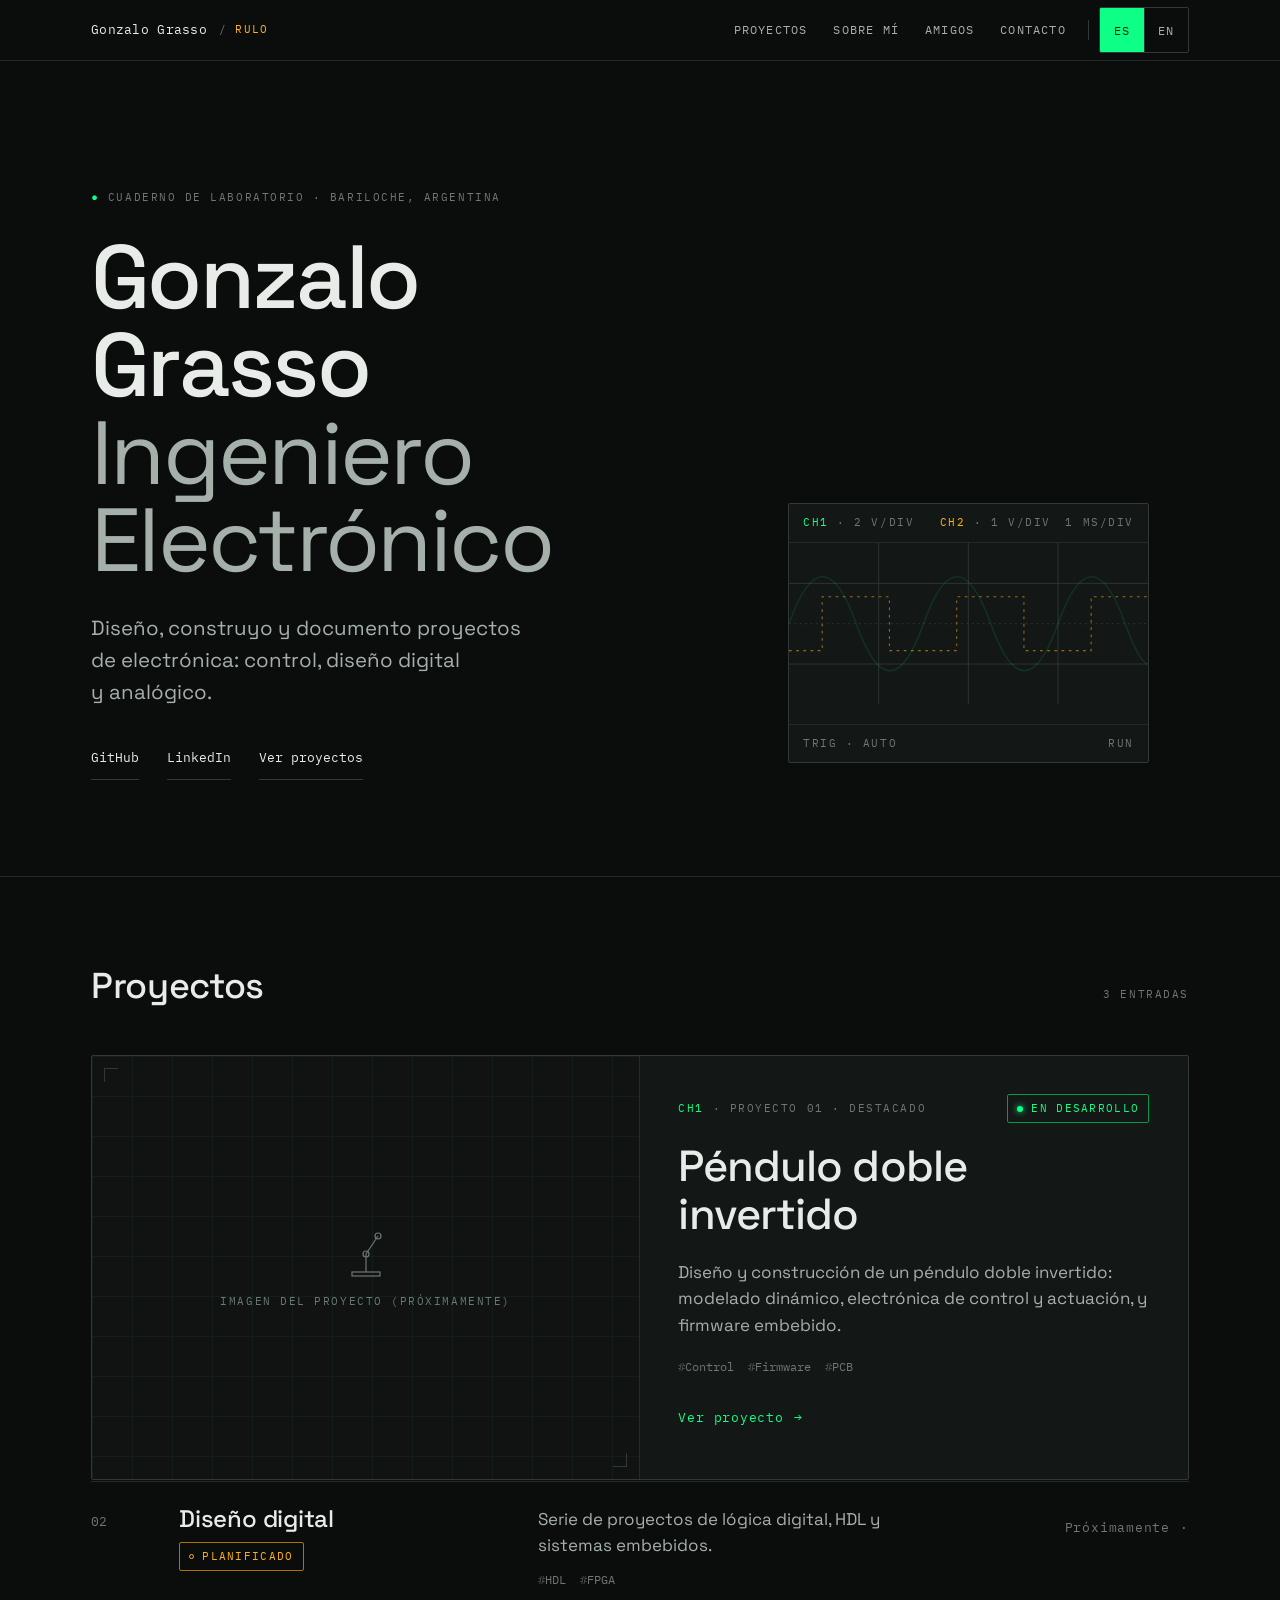
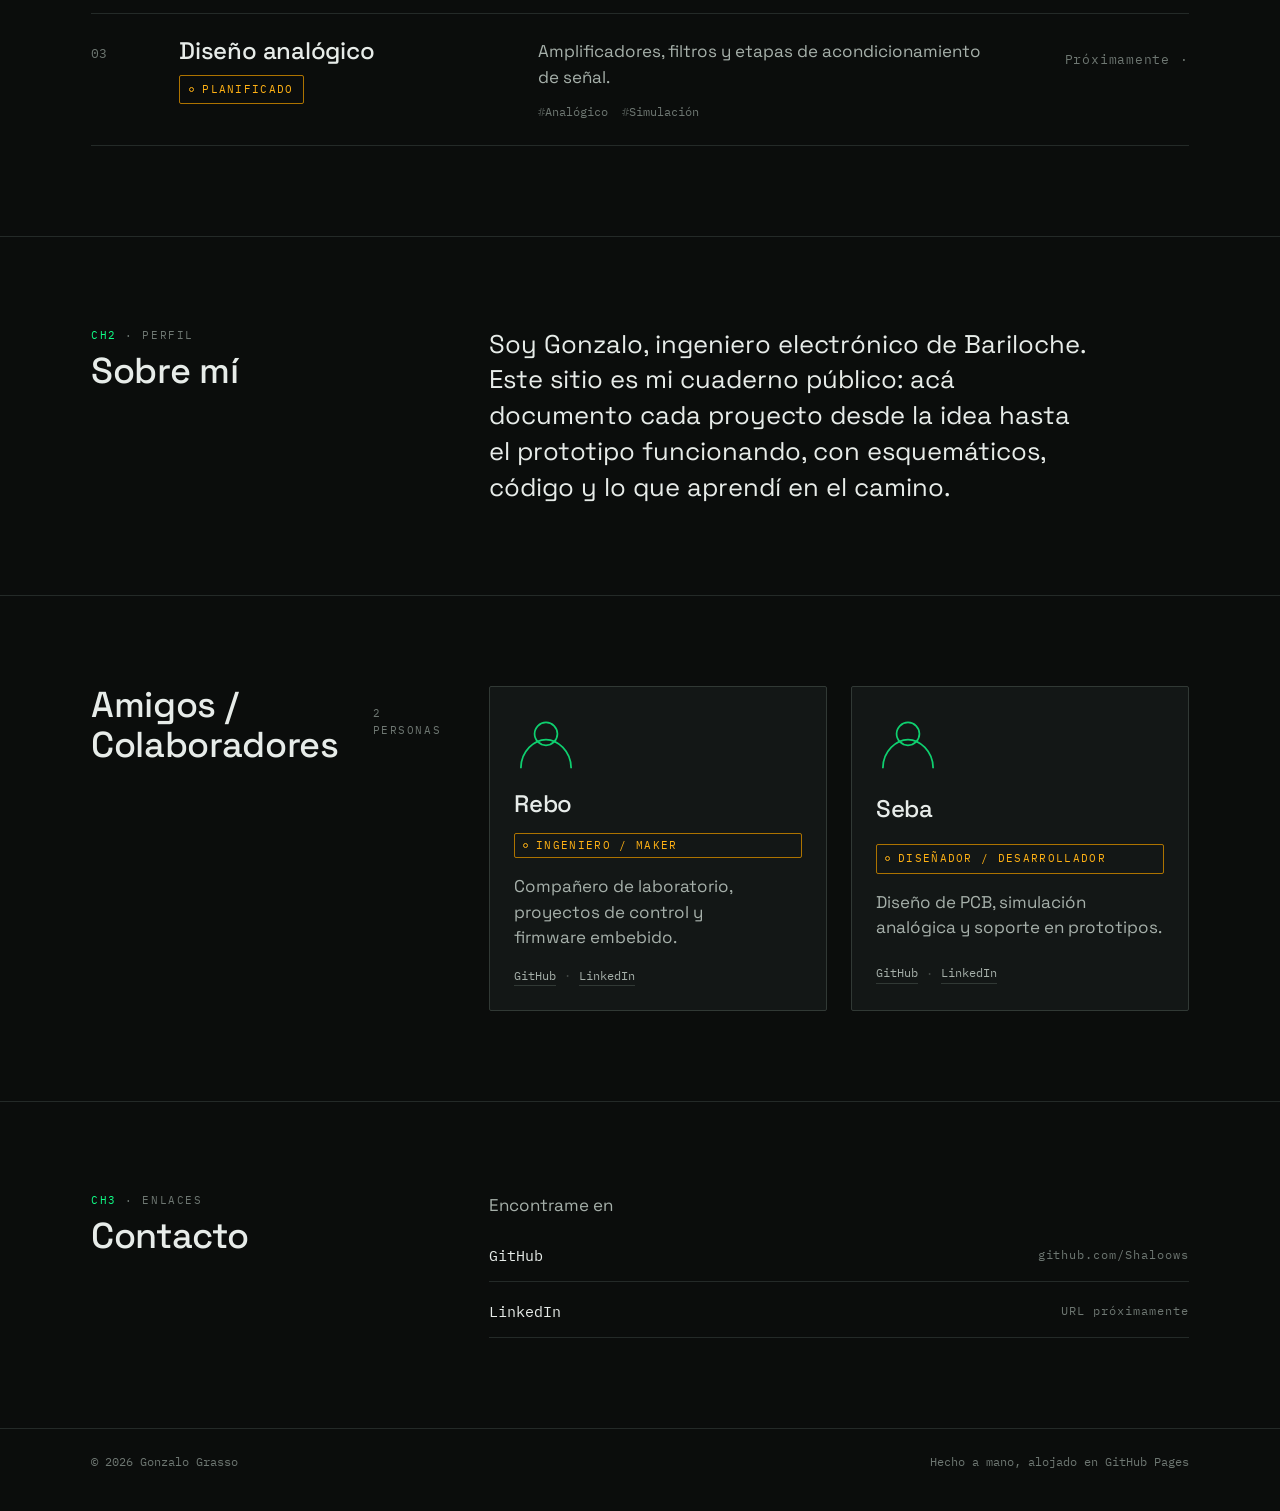
<file: index.html>
<!DOCTYPE html>
<html lang="es">
<head>
<meta charset="utf-8">
<meta name="viewport" content="width=device-width, initial-scale=1">
<title data-i18n="meta.title">Gonzalo Grasso — Ingeniero Electrónico</title>
<meta name="description" data-i18n-content="meta.desc" content="Portfolio de Gonzalo Grasso, ingeniero electrónico de Bariloche, Argentina.">
<link rel="preconnect" href="https://fonts.googleapis.com">
<link rel="preconnect" href="https://fonts.gstatic.com" crossorigin>
<link href="https://fonts.googleapis.com/css2?family=IBM+Plex+Mono:wght@400;500&family=Space+Grotesk:wght@400;500;700&display=swap" rel="stylesheet">
<link rel="stylesheet" href="assets/css/site.css">
</head>
<body>
<a class="skip" href="#main" data-i18n="skip">Saltar al contenido</a>

<header class="site-header">
  <div class="wrap">
    <a class="brand" href="#top" aria-label="Gonzalo Grasso">
      <span class="name">Gonzalo Grasso</span>
      <span class="nick">Rulo</span>
    </a>
    <nav aria-label="Principal" data-i18n-aria="nav.label">
      <ul>
        <li><a href="#proyectos" data-i18n="nav.projects">Proyectos</a></li>
        <li><a href="#sobre-mi" data-i18n="nav.about">Sobre mí</a></li>
        <li><a href="#amigos" data-i18n="nav.friends">Amigos</a></li>
        <li><a href="#contacto" data-i18n="nav.contact">Contacto</a></li>
        <li class="sep" aria-hidden="true"></li>
        <li>
          <div class="lang" role="group" aria-label="Idioma" data-i18n-aria="lang.label">
            <button type="button" data-lang="es" aria-pressed="true" lang="es">ES</button>
            <button type="button" data-lang="en" aria-pressed="false" lang="en">EN</button>
          </div>
        </li>
      </ul>
    </nav>
  </div>
</header>

<main id="main">
  <section class="hero" id="top" aria-labelledby="hero-title">
    <div class="wrap">
      <div class="hero-copy">
        <p class="lbl"><span class="on">●</span> <span data-i18n="hero.label">Cuaderno de laboratorio</span> · Bariloche, Argentina</p>
        <h1 id="hero-title">Gonzalo Grasso<span class="role" data-i18n="hero.role">Ingeniero Electrónico</span></h1>
        <p class="lede" data-i18n="hero.lede">Diseño, construyo y documento proyectos de electrónica: control, diseño digital y analógico.</p>
        <p class="meta">
          <a href="https://github.com/Shaloows" rel="me noopener" target="_blank">GitHub</a>
          <a href="#" rel="me">LinkedIn</a>
          <a href="#proyectos" data-i18n="hero.cta">Ver proyectos</a>
        </p>
      </div>

      <figure class="scope" aria-hidden="true">
        <div class="scope-head">
          <span class="lbl"><span class="on">CH1</span> · 2 V/div &nbsp; <span class="warm">CH2</span> · 1 V/div</span>
          <span class="lbl">1 ms/div</span>
        </div>
        <svg viewBox="0 0 400 180" preserveAspectRatio="none">
          <g class="gline">
            <line x1="0" y1="45" x2="400" y2="45"/>
            <line x1="0" y1="135" x2="400" y2="135"/>
            <line x1="100" y1="0" x2="100" y2="180"/>
            <line x1="200" y1="0" x2="200" y2="180"/>
            <line x1="300" y1="0" x2="300" y2="180"/>
          </g>
          <line class="gline axis" x1="0" y1="90" x2="400" y2="90"/>
          <path class="trace-2" d="M0 120 L 37 120 L 37 60 L 112 60 L 112 120 L 187 120 L 187 60 L 262 60 L 262 120 L 337 120 L 337 60 L 400 60"/>
          <path class="trace-ghost" d="M0 90 C 25 20, 50 20, 75 90 S 125 160, 150 90 S 200 20, 225 90 S 275 160, 300 90 S 350 20, 375 90 S 410 140, 420 90"/>
          <path class="trace" d="M0 90 C 25 20, 50 20, 75 90 S 125 160, 150 90 S 200 20, 225 90 S 275 160, 300 90 S 350 20, 375 90 S 410 140, 420 90"/>
        </svg>
        <div class="scope-foot">
          <span class="lbl">Trig · Auto</span>
          <span class="lbl">Run</span>
        </div>
      </figure>
    </div>
  </section>

  <section class="section projects" id="proyectos" aria-labelledby="projects-title">
    <div class="wrap">
      <div class="section-head">
        <h2 id="projects-title" data-i18n="projects.title">Proyectos</h2>
        <span class="lbl" data-i18n="projects.count">3 entradas</span>
      </div>

      <article class="featured" aria-labelledby="p1-title">
        <div class="ph" role="img" aria-label="Imagen del proyecto (próximamente)" data-i18n-aria="ph">
          <div class="corner"></div>
          <div class="ph-txt">
            <svg viewBox="0 0 56 56" aria-hidden="true">
              <line x1="28" y1="48" x2="28" y2="30"/>
              <line x1="28" y1="30" x2="40" y2="12"/>
              <circle cx="28" cy="30" r="3"/>
              <circle cx="40" cy="12" r="3"/>
              <rect x="14" y="48" width="28" height="4"/>
            </svg>
            <span class="lbl" data-i18n="ph">Imagen del proyecto (próximamente)</span>
          </div>
        </div>
        <div class="featured-body">
          <div class="readout">
            <span class="lbl"><span class="on">CH1</span> · <span data-i18n="projects.ch">Proyecto</span> 01 · <span data-i18n="projects.featured">Destacado</span></span>
            <span class="status on" data-i18n="p1.status">En desarrollo</span>
          </div>
          <h3 id="p1-title" data-i18n="p1.name">Péndulo doble invertido</h3>
          <p class="desc" data-i18n="p1.desc">Diseño y construcción de un péndulo doble invertido: modelado dinámico, electrónica de control y actuación, y firmware embebido.</p>
          <ul class="tags" aria-label="Tags">
            <li>Control</li><li>Firmware</li><li>PCB</li>
          </ul>
          <a class="go" href="projects/pendulo-doble-invertido/index.html" data-i18n="projects.view">Ver proyecto</a>
        </div>
      </article>

      <ul class="index">
        <li>
          <article class="row" aria-labelledby="p2-title">
            <span class="num">02</span>
            <div class="title">
              <h3 id="p2-title" data-i18n="p2.name">Diseño digital</h3>
              <span class="status planned" data-i18n="p2.status">Planificado</span>
            </div>
            <div class="desc">
              <p data-i18n="p2.desc">Serie de proyectos de lógica digital, HDL y sistemas embebidos.</p>
              <ul class="tags" aria-label="Tags"><li>HDL</li><li>FPGA</li></ul>
            </div>
            <a class="go off link" href="#" aria-disabled="true" data-i18n="projects.soon">Próximamente</a>
          </article>
        </li>
        <li>
          <article class="row" aria-labelledby="p3-title">
            <span class="num">03</span>
            <div class="title">
              <h3 id="p3-title" data-i18n="p3.name">Diseño analógico</h3>
              <span class="status planned" data-i18n="p3.status">Planificado</span>
            </div>
            <div class="desc">
              <p data-i18n="p3.desc">Amplificadores, filtros y etapas de acondicionamiento de señal.</p>
              <ul class="tags" aria-label="Tags"><li data-i18n="p3.tag1">Analógico</li><li data-i18n="p3.tag2">Simulación</li></ul>
            </div>
            <a class="go off link" href="#" aria-disabled="true" data-i18n="projects.soon">Próximamente</a>
          </article>
        </li>
      </ul>
    </div>
  </section>

  <section class="section about" id="sobre-mi" aria-labelledby="about-title">
    <div class="wrap">
      <div>
        <p class="lbl"><span class="on">CH2</span> · <span data-i18n="about.label">Perfil</span></p>
        <h2 id="about-title" data-i18n="about.title">Sobre mí</h2>
      </div>
      <p class="bio" data-i18n="about.text">Soy Gonzalo, ingeniero electrónico de Bariloche. Este sitio es mi cuaderno público: acá documento cada proyecto desde la idea hasta el prototipo funcionando, con esquemáticos, código y lo que aprendí en el camino.</p>
    </div>
  </section>

  <!-- NUEVA SECCIÓN: AMIGOS / COLABORADORES -->
  <section class="section friends" id="amigos" aria-labelledby="friends-title">
    <div class="wrap">
      <div class="section-head">
        <h2 id="friends-title" data-i18n="friends.title">Amigos / Colaboradores</h2>
        <span class="lbl" data-i18n="friends.count">2 personas</span>
      </div>

      <div class="friends-grid">
        <article class="friend-card" aria-labelledby="f1-name">
          <div class="friend-avatar" aria-hidden="true">
            <svg viewBox="0 0 56 56" fill="none" stroke="currentColor" stroke-width="1.5">
              <circle cx="28" cy="20" r="10"/>
              <path d="M6 50 C6 35 18 25 28 25 S50 35 50 50"/>
            </svg>
          </div>
          <h3 id="f1-name" data-i18n="f1.name">Rebo</h3>
          <p class="friend-role" data-i18n="f1.role">Ingeniero / Maker</p>
          <p class="friend-desc" data-i18n="f1.desc">Compañero de laboratorio, proyectos de control y firmware embebido.</p>
          <div class="friend-links">
            <a href="#" target="_blank" rel="me noopener" data-i18n="f1.github" aria-label="GitHub de Rebo">GitHub</a>
            <span class="friend-sep" aria-hidden="true">·</span>
            <a href="#" target="_blank" rel="me noopener" data-i18n="f1.linkedin" aria-label="LinkedIn de Rebo">LinkedIn</a>
          </div>
        </article>

        <article class="friend-card" aria-labelledby="f2-name">
          <div class="friend-avatar" aria-hidden="true">
            <svg viewBox="0 0 56 56" fill="none" stroke="currentColor" stroke-width="1.5">
              <circle cx="28" cy="20" r="10"/>
              <path d="M6 50 C6 35 18 25 28 25 S50 35 50 50"/>
            </svg>
          </div>
          <h3 id="f2-name" data-i18n="f2.name">Seba</h3>
          <p class="friend-role" data-i18n="f2.role">Diseñador / Desarrollador</p>
          <p class="friend-desc" data-i18n="f2.desc">Diseño de PCB, simulación analógica y soporte en prototipos.</p>
          <div class="friend-links">
            <a href="#" target="_blank" rel="me noopener" data-i18n="f2.github" aria-label="GitHub de Seba">GitHub</a>
            <span class="friend-sep" aria-hidden="true">·</span>
            <a href="#" target="_blank" rel="me noopener" data-i18n="f2.linkedin" aria-label="LinkedIn de Seba">LinkedIn</a>
          </div>
        </article>
      </div>
    </div>
  </section>

  <section class="section contact" id="contacto" aria-labelledby="contact-title">
    <div class="wrap">
      <div>
        <p class="lbl"><span class="on">CH3</span> · <span data-i18n="contact.label">Enlaces</span></p>
        <h2 id="contact-title" data-i18n="contact.title">Contacto</h2>
      </div>
      <div class="links">
        <p data-i18n="contact.find">Encontrame en</p>
        <a href="https://github.com/Shaloows" rel="me noopener" target="_blank"><span>GitHub</span><span>github.com/Shaloows</span></a>
        <a href="#" rel="me"><span>LinkedIn</span><span data-i18n="contact.soon">URL próximamente</span></a>
      </div>
    </div>
  </section>
</main>

<footer class="site-footer">
  <div class="wrap">
    <span>© 2026 Gonzalo Grasso</span>
    <span data-i18n="footer.made">Hecho a mano, alojado en GitHub Pages</span>
  </div>
</footer>

<script>
window.I18N = {
  es: {
    "meta.title": "Gonzalo Grasso — Ingeniero Electrónico",
    "meta.desc": "Portfolio de Gonzalo Grasso, ingeniero electrónico de Bariloche, Argentina.",
    "skip": "Saltar al contenido",
    "nav.label": "Principal",
    "lang.label": "Idioma",
    "nav.projects": "Proyectos",
    "nav.about": "Sobre mí",
    "nav.friends": "Amigos",
    "nav.contact": "Contacto",
    "hero.label": "Cuaderno de laboratorio",
    "hero.role": "Ingeniero Electrónico",
    "hero.lede": "Diseño, construyo y documento proyectos de electrónica: control, diseño digital y analógico.",
    "hero.cta": "Ver proyectos",
    "projects.title": "Proyectos",
    "projects.count": "3 entradas",
    "projects.ch": "Proyecto",
    "projects.featured": "Destacado",
    "projects.view": "Ver proyecto",
    "projects.soon": "Próximamente",
    "ph": "Imagen del proyecto (próximamente)",
    "p1.name": "Péndulo doble invertido",
    "p1.status": "En desarrollo",
    "p1.desc": "Diseño y construcción de un péndulo doble invertido: modelado dinámico, electrónica de control y actuación, y firmware embebido.",
    "p2.name": "Diseño digital",
    "p2.status": "Planificado",
    "p2.desc": "Serie de proyectos de lógica digital, HDL y sistemas embebidos.",
    "p3.name": "Diseño analógico",
    "p3.status": "Planificado",
    "p3.desc": "Amplificadores, filtros y etapas de acondicionamiento de señal.",
    "p3.tag1": "Analógico",
    "p3.tag2": "Simulación",
    "about.label": "Perfil",
    "about.title": "Sobre mí",
    "about.text": "Soy Gonzalo, ingeniero electrónico de Bariloche. Este sitio es mi cuaderno público: acá documento cada proyecto desde la idea hasta el prototipo funcionando, con esquemáticos, código y lo que aprendí en el camino.",
    "friends.title": "Amigos / Colaboradores",
    "friends.count": "2 personas",
    "f1.name": "Rebo",
    "f1.role": "Ingeniero / Maker",
    "f1.desc": "Compañero de laboratorio, proyectos de control y firmware embebido.",
    "f1.github": "GitHub",
    "f1.linkedin": "LinkedIn",
    "f2.name": "Seba",
    "f2.role": "Diseñador / Desarrollador",
    "f2.desc": "Diseño de PCB, simulación analógica y soporte en prototipos.",
    "f2.github": "GitHub",
    "f2.linkedin": "LinkedIn",
    "contact.label": "Enlaces",
    "contact.title": "Contacto",
    "contact.find": "Encontrame en",
    "contact.soon": "URL próximamente",
    "footer.made": "Hecho a mano, alojado en GitHub Pages"
  },
  en: {
    "meta.title": "Gonzalo Grasso — Electronic Engineer",
    "meta.desc": "Portfolio of Gonzalo Grasso, electronic engineer from Bariloche, Argentina.",
    "skip": "Skip to content",
    "nav.label": "Main",
    "lang.label": "Language",
    "nav.projects": "Projects",
    "nav.about": "About",
    "nav.friends": "Friends",
    "nav.contact": "Contact",
    "hero.label": "Lab notebook",
    "hero.role": "Electronic Engineer",
    "hero.lede": "I design, build and document electronics projects: control systems, digital and analog design.",
    "hero.cta": "View projects",
    "projects.title": "Projects",
    "projects.count": "3 entries",
    "projects.ch": "Project",
    "projects.featured": "Featured",
    "projects.view": "View project",
    "projects.soon": "Coming soon",
    "ph": "Project image (coming soon)",
    "p1.name": "Double inverted pendulum",
    "p1.status": "In progress",
    "p1.desc": "Design and build of a double inverted pendulum: dynamic modelling, control and drive electronics, and embedded firmware.",
    "p2.name": "Digital design",
    "p2.status": "Planned",
    "p2.desc": "A series of digital logic, HDL and embedded systems projects.",
    "p3.name": "Analog design",
    "p3.status": "Planned",
    "p3.desc": "Amplifiers, filters and signal-conditioning stages.",
    "p3.tag1": "Analog",
    "p3.tag2": "Simulation",
    "about.label": "Profile",
    "about.title": "About",
    "about.text": "I am Gonzalo, an electronic engineer from Bariloche. This site is my public notebook: here I document each project from idea to working prototype, with schematics, code and what I learned along the way.",
    "friends.title": "Friends / Collaborators",
    "friends.count": "2 people",
    "f1.name": "Rebo",
    "f1.role": "Engineer / Maker",
    "f1.desc": "Lab partner, control and embedded firmware projects.",
    "f1.github": "GitHub",
    "f1.linkedin": "LinkedIn",
    "f2.name": "Seba",
    "f2.role": "Designer / Developer",
    "f2.desc": "PCB design, analog simulation and prototype support.",
    "f2.github": "GitHub",
    "f2.linkedin": "LinkedIn",
    "contact.label": "Links",
    "contact.title": "Contact",
    "contact.find": "Find me on",
    "contact.soon": "URL coming soon",
    "footer.made": "Hand-built, hosted on GitHub Pages"
  }
};
</script>
<script src="assets/js/i18n.js"></script>
</body>
</html>
</file>
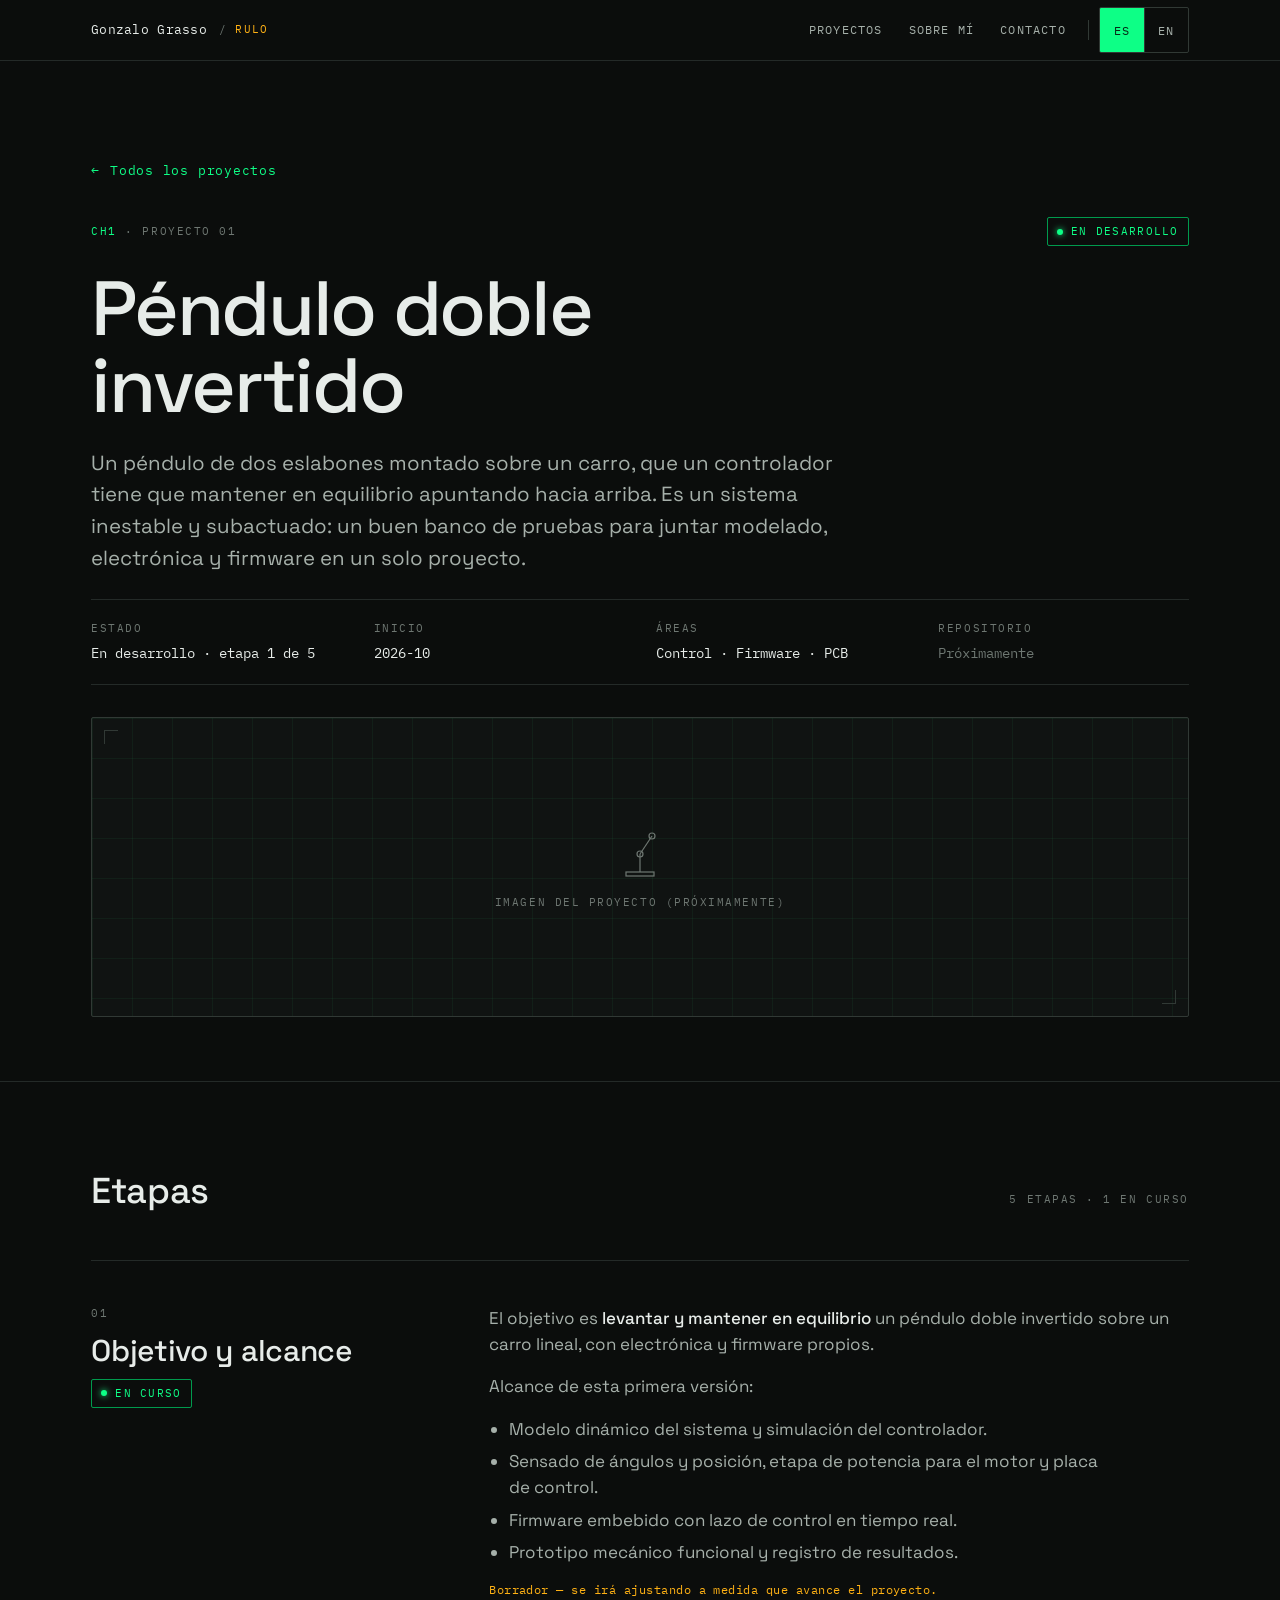
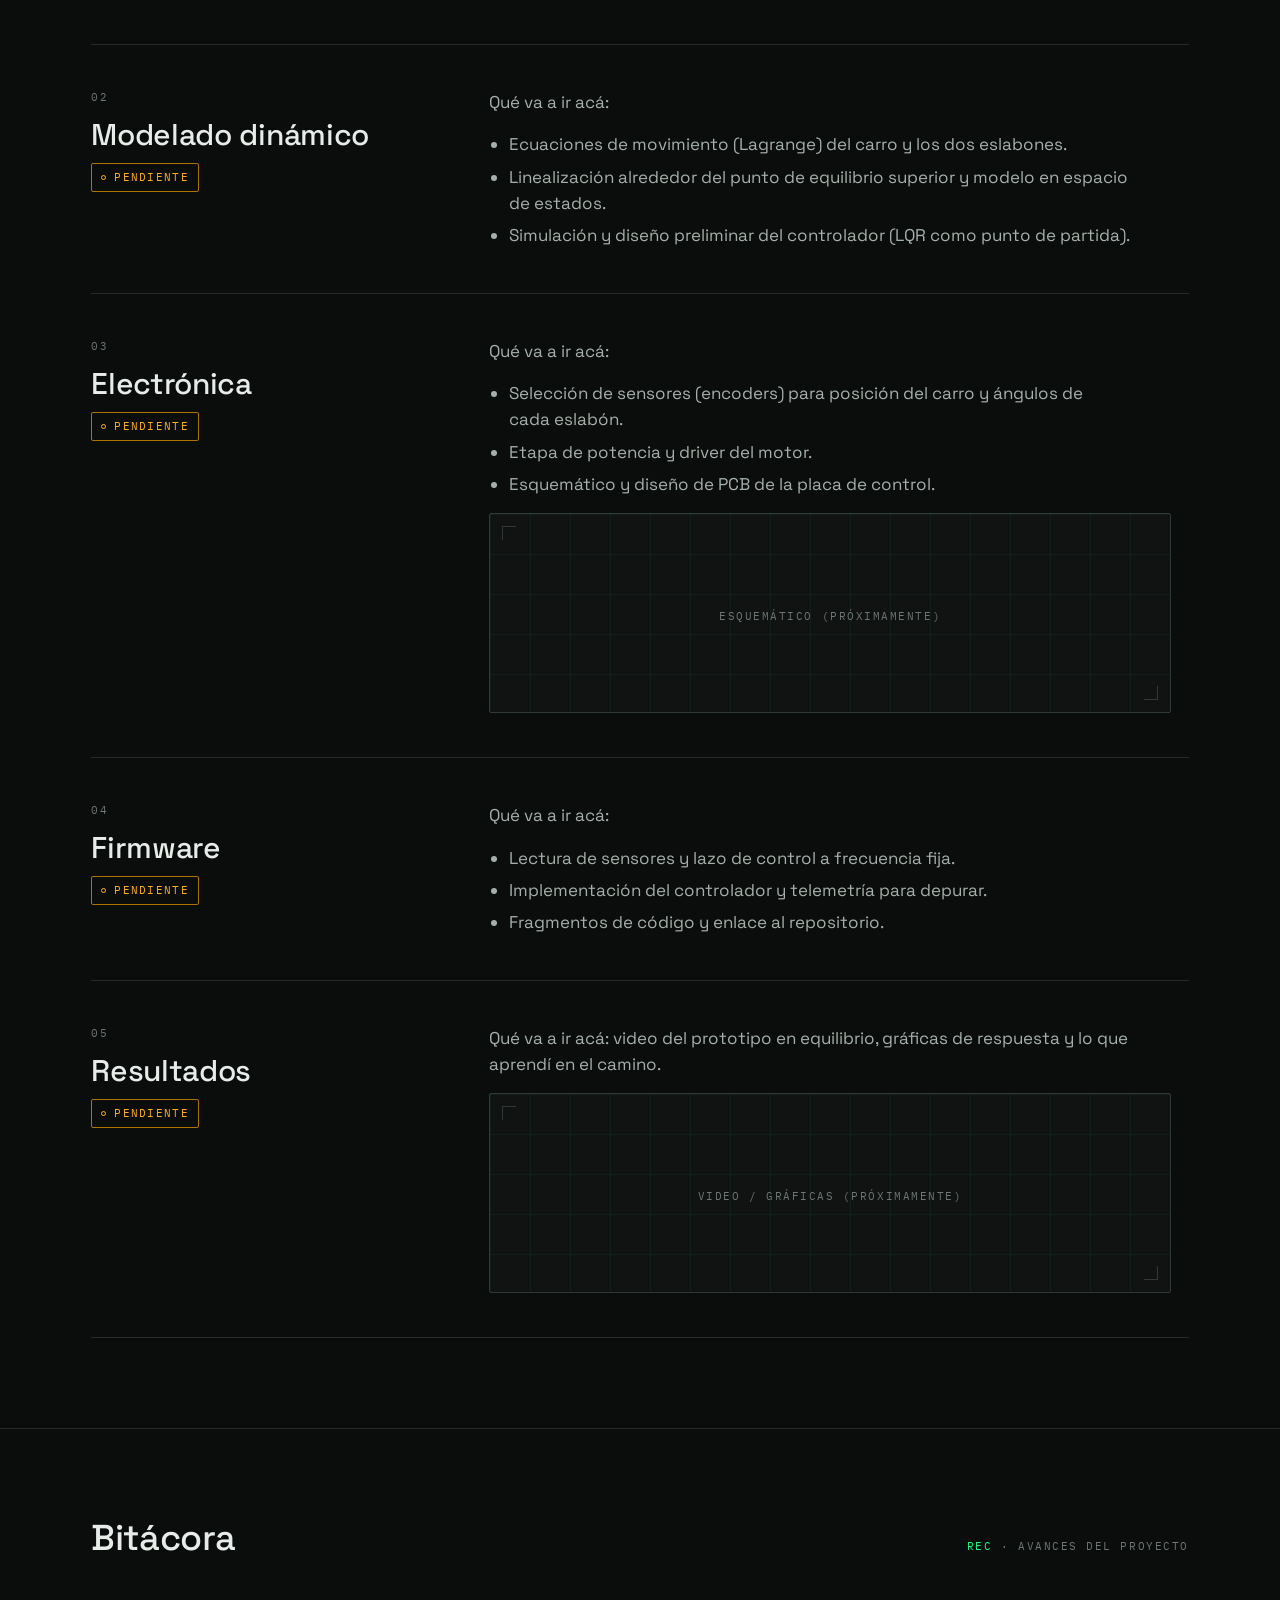
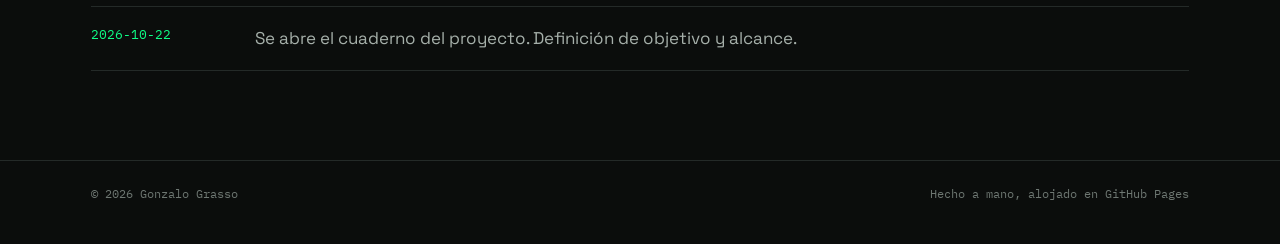
<file: projects/pendulo-doble-invertido/index.html>
<!DOCTYPE html>
<html lang="es">
<head>
<meta charset="utf-8">
<meta name="viewport" content="width=device-width, initial-scale=1">
<title data-i18n="meta.title">Péndulo doble invertido — Gonzalo Grasso</title>
<meta name="description" data-i18n-content="meta.desc" content="Diseño y construcción de un péndulo doble invertido: modelado, electrónica, firmware y resultados.">
<link rel="preconnect" href="https://fonts.googleapis.com">
<link rel="preconnect" href="https://fonts.gstatic.com" crossorigin>
<link href="https://fonts.googleapis.com/css2?family=IBM+Plex+Mono:wght@400;500&family=Space+Grotesk:wght@400;500;700&display=swap" rel="stylesheet">
<link rel="stylesheet" href="../../assets/css/site.css">
</head>
<body>
<a class="skip" href="#main" data-i18n="skip">Saltar al contenido</a>

<header class="site-header">
  <div class="wrap">
    <a class="brand" href="../../index.html" aria-label="Gonzalo Grasso">
      <span class="name">Gonzalo Grasso</span>
      <span class="nick">Rulo</span>
    </a>
    <nav aria-label="Principal" data-i18n-aria="nav.label">
      <ul>
        <li><a href="../../index.html#proyectos" data-i18n="nav.projects">Proyectos</a></li>
        <li><a href="../../index.html#sobre-mi" data-i18n="nav.about">Sobre mí</a></li>
        <li><a href="../../index.html#contacto" data-i18n="nav.contact">Contacto</a></li>
        <li class="sep" aria-hidden="true"></li>
        <li>
          <div class="lang" role="group" aria-label="Idioma" data-i18n-aria="lang.label">
            <button type="button" data-lang="es" aria-pressed="true" lang="es">ES</button>
            <button type="button" data-lang="en" aria-pressed="false" lang="en">EN</button>
          </div>
        </li>
      </ul>
    </nav>
  </div>
</header>

<main id="main">
  <section class="proj-hero" aria-labelledby="proj-title">
    <div class="wrap">
      <a class="go back" href="../../index.html#proyectos" data-i18n="back">Todos los proyectos</a>
      <div class="readout">
        <span class="lbl"><span class="on">CH1</span> · <span data-i18n="ch">Proyecto</span> 01</span>
        <span class="status on" data-i18n="status">En desarrollo</span>
      </div>
      <h1 id="proj-title" data-i18n="title">Péndulo doble invertido</h1>
      <p class="lede" data-i18n="lede">Un péndulo de dos eslabones montado sobre un carro, que un controlador tiene que mantener en equilibrio apuntando hacia arriba. Es un sistema inestable y subactuado: un buen banco de pruebas para juntar modelado, electrónica y firmware en un solo proyecto.</p>

      <dl class="proj-meta">
        <div><dt data-i18n="meta.status">Estado</dt><dd data-i18n="meta.status.v">En desarrollo · etapa 1 de 5</dd></div>
        <div><dt data-i18n="meta.start">Inicio</dt><dd>2026-10</dd></div>
        <div><dt data-i18n="meta.areas">Áreas</dt><dd>Control · Firmware · PCB</dd></div>
        <div><dt data-i18n="meta.repo">Repositorio</dt><dd class="muted" data-i18n="meta.repo.v">Próximamente</dd></div>
      </dl>

      <div class="proj-cover">
        <div class="ph" role="img" aria-label="Imagen del proyecto (próximamente)" data-i18n-aria="ph">
          <div class="corner"></div>
          <div class="ph-txt">
            <svg viewBox="0 0 56 56" aria-hidden="true">
              <line x1="28" y1="48" x2="28" y2="30"/>
              <line x1="28" y1="30" x2="40" y2="12"/>
              <circle cx="28" cy="30" r="3"/>
              <circle cx="40" cy="12" r="3"/>
              <rect x="14" y="48" width="28" height="4"/>
            </svg>
            <span class="lbl" data-i18n="ph">Imagen del proyecto (próximamente)</span>
          </div>
        </div>
      </div>
    </div>
  </section>

  <section class="section" id="etapas" aria-labelledby="stages-title">
    <div class="wrap">
      <div class="section-head">
        <h2 id="stages-title" data-i18n="stages.title">Etapas</h2>
        <span class="lbl" data-i18n="stages.count">5 etapas · 1 en curso</span>
      </div>

      <div class="stages">

        <article class="stage" id="objetivo">
          <div class="stage-head">
            <span class="lbl">01</span>
            <h3 data-i18n="s1.title">Objetivo y alcance</h3>
            <span class="status on" data-i18n="st.active">En curso</span>
          </div>
          <div class="stage-body">
            <p data-i18n-html="s1.p1">El objetivo es <strong>levantar y mantener en equilibrio</strong> un péndulo doble invertido sobre un carro lineal, con electrónica y firmware propios.</p>
            <p data-i18n="s1.p2">Alcance de esta primera versión:</p>
            <ul>
              <li data-i18n="s1.l1">Modelo dinámico del sistema y simulación del controlador.</li>
              <li data-i18n="s1.l2">Sensado de ángulos y posición, etapa de potencia para el motor y placa de control.</li>
              <li data-i18n="s1.l3">Firmware embebido con lazo de control en tiempo real.</li>
              <li data-i18n="s1.l4">Prototipo mecánico funcional y registro de resultados.</li>
            </ul>
            <p class="note" data-i18n="draft">Borrador — se irá ajustando a medida que avance el proyecto.</p>
          </div>
        </article>

        <article class="stage" id="modelado">
          <div class="stage-head">
            <span class="lbl">02</span>
            <h3 data-i18n="s2.title">Modelado dinámico</h3>
            <span class="status planned" data-i18n="st.pending">Pendiente</span>
          </div>
          <div class="stage-body">
            <p data-i18n="s2.p1">Qué va a ir acá:</p>
            <ul>
              <li data-i18n="s2.l1">Ecuaciones de movimiento (Lagrange) del carro y los dos eslabones.</li>
              <li data-i18n="s2.l2">Linealización alrededor del punto de equilibrio superior y modelo en espacio de estados.</li>
              <li data-i18n="s2.l3">Simulación y diseño preliminar del controlador (LQR como punto de partida).</li>
            </ul>
          </div>
        </article>

        <article class="stage" id="electronica">
          <div class="stage-head">
            <span class="lbl">03</span>
            <h3 data-i18n="s3.title">Electrónica</h3>
            <span class="status planned" data-i18n="st.pending">Pendiente</span>
          </div>
          <div class="stage-body">
            <p data-i18n="s3.p1">Qué va a ir acá:</p>
            <ul>
              <li data-i18n="s3.l1">Selección de sensores (encoders) para posición del carro y ángulos de cada eslabón.</li>
              <li data-i18n="s3.l2">Etapa de potencia y driver del motor.</li>
              <li data-i18n="s3.l3">Esquemático y diseño de PCB de la placa de control.</li>
            </ul>
            <div class="ph" role="img" aria-label="Esquemático (próximamente)" data-i18n-aria="ph.sch">
              <div class="corner"></div>
              <div class="ph-txt"><span class="lbl" data-i18n="ph.sch">Esquemático (próximamente)</span></div>
            </div>
          </div>
        </article>

        <article class="stage" id="firmware">
          <div class="stage-head">
            <span class="lbl">04</span>
            <h3 data-i18n="s4.title">Firmware</h3>
            <span class="status planned" data-i18n="st.pending">Pendiente</span>
          </div>
          <div class="stage-body">
            <p data-i18n="s4.p1">Qué va a ir acá:</p>
            <ul>
              <li data-i18n="s4.l1">Lectura de sensores y lazo de control a frecuencia fija.</li>
              <li data-i18n="s4.l2">Implementación del controlador y telemetría para depurar.</li>
              <li data-i18n="s4.l3">Fragmentos de código y enlace al repositorio.</li>
            </ul>
          </div>
        </article>

        <article class="stage" id="resultados">
          <div class="stage-head">
            <span class="lbl">05</span>
            <h3 data-i18n="s5.title">Resultados</h3>
            <span class="status planned" data-i18n="st.pending">Pendiente</span>
          </div>
          <div class="stage-body">
            <p data-i18n="s5.p1">Qué va a ir acá: video del prototipo en equilibrio, gráficas de respuesta y lo que aprendí en el camino.</p>
            <div class="ph" role="img" aria-label="Video / gráficas (próximamente)" data-i18n-aria="ph.res">
              <div class="corner"></div>
              <div class="ph-txt"><span class="lbl" data-i18n="ph.res">Video / gráficas (próximamente)</span></div>
            </div>
          </div>
        </article>

      </div>
    </div>
  </section>

  <section class="section" id="bitacora" aria-labelledby="log-title">
    <div class="wrap">
      <div class="section-head">
        <h2 id="log-title" data-i18n="log.title">Bitácora</h2>
        <span class="lbl"><span class="on">REC</span> · <span data-i18n="log.sub">Avances del proyecto</span></span>
      </div>
      <ol class="log" reversed>
        <li>
          <time datetime="2026-10-22">2026-10-22</time>
          <p data-i18n="log.e1">Se abre el cuaderno del proyecto. Definición de objetivo y alcance.</p>
        </li>
      </ol>
    </div>
  </section>
</main>

<footer class="site-footer">
  <div class="wrap">
    <span>© 2026 Gonzalo Grasso</span>
    <span data-i18n="footer.made">Hecho a mano, alojado en GitHub Pages</span>
  </div>
</footer>

<script>
window.I18N = {
  es: {
    "meta.title": "Péndulo doble invertido — Gonzalo Grasso",
    "meta.desc": "Diseño y construcción de un péndulo doble invertido: modelado, electrónica, firmware y resultados.",
    "skip": "Saltar al contenido",
    "nav.label": "Principal",
    "lang.label": "Idioma",
    "nav.projects": "Proyectos",
    "nav.about": "Sobre mí",
    "nav.contact": "Contacto",
    "back": "Todos los proyectos",
    "ch": "Proyecto",
    "status": "En desarrollo",
    "title": "Péndulo doble invertido",
    "lede": "Un péndulo de dos eslabones montado sobre un carro, que un controlador tiene que mantener en equilibrio apuntando hacia arriba. Es un sistema inestable y subactuado: un buen banco de pruebas para juntar modelado, electrónica y firmware en un solo proyecto.",
    "meta.status": "Estado",
    "meta.status.v": "En desarrollo · etapa 1 de 5",
    "meta.start": "Inicio",
    "meta.areas": "Áreas",
    "meta.repo": "Repositorio",
    "meta.repo.v": "Próximamente",
    "ph": "Imagen del proyecto (próximamente)",
    "ph.sch": "Esquemático (próximamente)",
    "ph.res": "Video / gráficas (próximamente)",
    "stages.title": "Etapas",
    "stages.count": "5 etapas · 1 en curso",
    "st.active": "En curso",
    "st.pending": "Pendiente",
    "st.done": "Listo",
    "draft": "Borrador — se irá ajustando a medida que avance el proyecto.",
    "s1.title": "Objetivo y alcance",
    "s1.p1": "El objetivo es <strong>levantar y mantener en equilibrio</strong> un péndulo doble invertido sobre un carro lineal, con electrónica y firmware propios.",
    "s1.p2": "Alcance de esta primera versión:",
    "s1.l1": "Modelo dinámico del sistema y simulación del controlador.",
    "s1.l2": "Sensado de ángulos y posición, etapa de potencia para el motor y placa de control.",
    "s1.l3": "Firmware embebido con lazo de control en tiempo real.",
    "s1.l4": "Prototipo mecánico funcional y registro de resultados.",
    "s2.title": "Modelado dinámico",
    "s2.p1": "Qué va a ir acá:",
    "s2.l1": "Ecuaciones de movimiento (Lagrange) del carro y los dos eslabones.",
    "s2.l2": "Linealización alrededor del punto de equilibrio superior y modelo en espacio de estados.",
    "s2.l3": "Simulación y diseño preliminar del controlador (LQR como punto de partida).",
    "s3.title": "Electrónica",
    "s3.p1": "Qué va a ir acá:",
    "s3.l1": "Selección de sensores (encoders) para posición del carro y ángulos de cada eslabón.",
    "s3.l2": "Etapa de potencia y driver del motor.",
    "s3.l3": "Esquemático y diseño de PCB de la placa de control.",
    "s4.title": "Firmware",
    "s4.p1": "Qué va a ir acá:",
    "s4.l1": "Lectura de sensores y lazo de control a frecuencia fija.",
    "s4.l2": "Implementación del controlador y telemetría para depurar.",
    "s4.l3": "Fragmentos de código y enlace al repositorio.",
    "s5.title": "Resultados",
    "s5.p1": "Qué va a ir acá: video del prototipo en equilibrio, gráficas de respuesta y lo que aprendí en el camino.",
    "log.title": "Bitácora",
    "log.sub": "Avances del proyecto",
    "log.e1": "Se abre el cuaderno del proyecto. Definición de objetivo y alcance.",
    "footer.made": "Hecho a mano, alojado en GitHub Pages"
  },
  en: {
    "meta.title": "Double inverted pendulum — Gonzalo Grasso",
    "meta.desc": "Design and build of a double inverted pendulum: modelling, electronics, firmware and results.",
    "skip": "Skip to content",
    "nav.label": "Main",
    "lang.label": "Language",
    "nav.projects": "Projects",
    "nav.about": "About",
    "nav.contact": "Contact",
    "back": "All projects",
    "ch": "Project",
    "status": "In progress",
    "title": "Double inverted pendulum",
    "lede": "A two-link pendulum mounted on a cart that a controller has to keep balanced pointing upwards. It is an unstable, underactuated system: a good test bench for bringing modelling, electronics and firmware together in a single project.",
    "meta.status": "Status",
    "meta.status.v": "In progress · stage 1 of 5",
    "meta.start": "Started",
    "meta.areas": "Areas",
    "meta.repo": "Repository",
    "meta.repo.v": "Coming soon",
    "ph": "Project image (coming soon)",
    "ph.sch": "Schematic (coming soon)",
    "ph.res": "Video / plots (coming soon)",
    "stages.title": "Stages",
    "stages.count": "5 stages · 1 active",
    "st.active": "Active",
    "st.pending": "Pending",
    "st.done": "Done",
    "draft": "Draft — will be refined as the project moves forward.",
    "s1.title": "Goal and scope",
    "s1.p1": "The goal is to <strong>swing up and balance</strong> a double inverted pendulum on a linear cart, with my own electronics and firmware.",
    "s1.p2": "Scope of this first version:",
    "s1.l1": "Dynamic model of the system and controller simulation.",
    "s1.l2": "Angle and position sensing, motor power stage and control board.",
    "s1.l3": "Embedded firmware with a real-time control loop.",
    "s1.l4": "Working mechanical prototype and recorded results.",
    "s2.title": "Dynamic modelling",
    "s2.p1": "What will go here:",
    "s2.l1": "Equations of motion (Lagrange) for the cart and the two links.",
    "s2.l2": "Linearisation around the upright equilibrium and state-space model.",
    "s2.l3": "Simulation and preliminary controller design (LQR as a starting point).",
    "s3.title": "Electronics",
    "s3.p1": "What will go here:",
    "s3.l1": "Sensor selection (encoders) for cart position and each link angle.",
    "s3.l2": "Power stage and motor driver.",
    "s3.l3": "Schematic and PCB design of the control board.",
    "s4.title": "Firmware",
    "s4.p1": "What will go here:",
    "s4.l1": "Sensor reading and fixed-rate control loop.",
    "s4.l2": "Controller implementation and telemetry for debugging.",
    "s4.l3": "Code snippets and link to the repository.",
    "s5.title": "Results",
    "s5.p1": "What will go here: video of the prototype balancing, response plots and what I learned along the way.",
    "log.title": "Log",
    "log.sub": "Project progress",
    "log.e1": "Project notebook opened. Goal and scope defined.",
    "footer.made": "Hand-built, hosted on GitHub Pages"
  }
};
</script>
<script src="../../assets/js/i18n.js"></script>
</body>
</html>
</file>
<file: assets/css/site.css>
/* ============================================================
   Gonzalo Grasso — portfolio
   Estilo: laboratorio / osciloscopio. Fondo plano, sin grilla
   detrás del texto. Dos acentos con significado:
     --accent   (verde)  = activo / en desarrollo / listo
     --accent-2 (ámbar)  = planificado / pendiente
   ============================================================ */

:root {
  --bg: #0b0d0c;
  --bg-2: #101312;
  --panel: #131716;
  --ink: #e7ece9;
  --ink-2: #a6b0aa;
  --ink-3: #6e7772;
  --rule: #242a28;
  --rule-2: #313935;

  --accent: #39ff8a;
  --accent-dim: #1f9c55;
  --accent-ink: #062b16;

  --accent-2: #ffb547;
  --accent-2-dim: #b57a22;
  --accent-2-ink: #2b1a03;

  --grid: rgba(57, 255, 138, 0.05);

  --mono: "IBM Plex Mono", ui-monospace, "Cascadia Mono", Consolas, monospace;
  --sans: "Space Grotesk", "Helvetica Neue", Arial, sans-serif;
  --maxw: 1200px;
  --gutter: clamp(20px, 4vw, 56px);
  --radius: 2px;
  --dur: 180ms;
}
@supports (color: oklch(0% 0 0)) {
  :root {
    --accent: oklch(88% 0.23 152);
    --accent-dim: oklch(60% 0.16 152);
    --accent-2: oklch(82% 0.17 75);
    --accent-2-dim: oklch(60% 0.13 75);
  }
}

/* ---------- base ---------- */
*, *::before, *::after { box-sizing: border-box; }
html { scroll-behavior: smooth; -webkit-text-size-adjust: 100%; }
@media (prefers-reduced-motion: reduce) { html { scroll-behavior: auto; } }
body {
  margin: 0;
  font-family: var(--sans);
  font-size: 17px;
  line-height: 1.55;
  color: var(--ink);
  background: var(--bg);           /* fondo plano */
  text-wrap: pretty;
}
h1, h2, h3, h4 { margin: 0; font-weight: 500; line-height: 1.1; letter-spacing: -0.01em; text-wrap: balance; }
p { margin: 0; }
a { color: inherit; }
::selection { background: var(--accent); color: var(--accent-ink); }
:focus-visible { outline: 2px solid var(--accent); outline-offset: 3px; }

.wrap { max-width: var(--maxw); margin-inline: auto; padding-inline: var(--gutter); }

/* etiqueta mono tipo lectura de instrumento */
.lbl {
  font-family: var(--mono);
  font-size: 11px;
  letter-spacing: 0.14em;
  text-transform: uppercase;
  color: var(--ink-3);
}
.lbl .on { color: var(--accent); }
.lbl .warm { color: var(--accent-2); }

.skip {
  position: absolute; left: var(--gutter); top: -60px;
  background: var(--accent); color: var(--accent-ink);
  padding: 10px 14px; font-family: var(--mono); font-size: 12px; z-index: 50;
}
.skip:focus { top: 10px; }

/* ---------- header / nav ---------- */
.site-header {
  position: sticky; top: 0; z-index: 20;
  background: var(--bg);
  border-bottom: 1px solid var(--rule);
}
.site-header .wrap {
  display: flex; align-items: center; justify-content: space-between;
  gap: 16px; min-height: 60px;
}
.brand {
  display: flex; align-items: center; gap: 12px;
  text-decoration: none; font-family: var(--mono); font-size: 13px;
  min-height: 44px;
}
.brand .name { color: var(--ink); letter-spacing: 0.02em; }
.brand .nick { color: var(--accent-2); font-size: 11px; letter-spacing: 0.12em; text-transform: uppercase; }
.brand .nick::before { content: "/ "; color: var(--ink-3); }
nav ul { list-style: none; margin: 0; padding: 0; display: flex; gap: 2px; align-items: center; }
nav a {
  display: inline-flex; align-items: center; min-height: 44px; padding: 0 12px;
  font-family: var(--mono); font-size: 12px; letter-spacing: 0.1em; text-transform: uppercase;
  color: var(--ink-2); text-decoration: none;
  transition: color var(--dur);
}
nav a:hover { color: var(--accent); }
nav li.sep { width: 1px; height: 20px; background: var(--rule-2); margin: 0 8px; }

.lang { display: inline-flex; border: 1px solid var(--rule-2); border-radius: var(--radius); overflow: hidden; }
.lang button {
  appearance: none; background: transparent; border: 0; color: var(--ink-2);
  font-family: var(--mono); font-size: 12px; letter-spacing: 0.1em;
  min-height: 44px; min-width: 44px; padding: 0 12px; cursor: pointer;
  transition: background var(--dur), color var(--dur);
}
.lang button + button { border-left: 1px solid var(--rule-2); }
.lang button:hover { color: var(--ink); background: var(--bg-2); }
.lang button[aria-pressed="true"] { background: var(--accent); color: var(--accent-ink); }
.lang button:focus-visible { outline-offset: -2px; }

/* ---------- hero (home) ---------- */
.hero { padding-block: clamp(56px, 10vw, 128px) clamp(48px, 8vw, 96px); }
.hero .wrap {
  display: grid; gap: 40px;
  grid-template-columns: minmax(0, 7fr) minmax(0, 5fr);
  align-items: end;
}
.hero-copy { display: grid; gap: 28px; }
.hero h1 { font-size: clamp(42px, 7vw, 96px); font-weight: 500; letter-spacing: -0.03em; line-height: 0.98; }
.hero h1 .role { display: block; color: var(--ink-2); font-weight: 400; }
.hero .lede { max-width: 34ch; font-size: clamp(17px, 1.6vw, 21px); color: var(--ink-2); }
.hero .meta { display: flex; flex-wrap: wrap; gap: 8px 28px; }
.hero .meta a {
  display: inline-flex; align-items: center; min-height: 44px;
  font-family: var(--mono); font-size: 13px; text-decoration: none;
  color: var(--ink); border-bottom: 1px solid var(--rule-2);
  transition: color var(--dur), border-color var(--dur);
}
.hero .meta a:hover { color: var(--accent); border-color: var(--accent); }

/* panel osciloscopio — la grilla vive solo acá */
.scope {
  border: 1px solid var(--rule-2); background: var(--panel); border-radius: var(--radius);
  display: grid; grid-template-rows: auto 1fr auto; min-height: 260px;
}
.scope-head, .scope-foot {
  display: flex; justify-content: space-between; align-items: center;
  padding: 10px 14px; gap: 12px;
}
.scope-head { border-bottom: 1px solid var(--rule); }
.scope-foot { border-top: 1px solid var(--rule); }
.scope svg { display: block; width: 100%; height: auto; }
.scope .trace {
  fill: none; stroke: var(--accent); stroke-width: 1.5;
  stroke-linecap: round; stroke-linejoin: round;
  stroke-dasharray: 1200; stroke-dashoffset: 1200;
  animation: sweep 4.5s linear infinite;
  filter: drop-shadow(0 0 4px color-mix(in srgb, var(--accent) 50%, transparent));
}
.scope .trace-ghost { fill: none; stroke: var(--accent); stroke-width: 1.5; opacity: 0.12; }
.scope .trace-2 { fill: none; stroke: var(--accent-2); stroke-width: 1.2; opacity: 0.55; stroke-dasharray: 3 5; }
.scope .gline { stroke: var(--rule-2); stroke-width: 1; }
.scope .gline.axis { stroke-dasharray: 2 4; }
@keyframes sweep {
  0% { stroke-dashoffset: 1200; }
  70% { stroke-dashoffset: 0; }
  100% { stroke-dashoffset: 0; }
}
@media (prefers-reduced-motion: reduce) {
  .scope .trace { animation: none; stroke-dashoffset: 0; }
  * { transition-duration: 0.01ms !important; }
}

/* ---------- secciones ---------- */
.section { padding-block: clamp(48px, 7vw, 96px); border-top: 1px solid var(--rule); }
.section-head {
  display: flex; align-items: baseline; justify-content: space-between; gap: 16px;
  margin-bottom: clamp(28px, 4vw, 48px);
}
.section-head h2, .about h2, .contact h2 { font-size: clamp(26px, 3vw, 36px); }

/* ---------- proyectos (home) ---------- */
.featured {
  display: grid; grid-template-columns: minmax(0, 1fr) minmax(0, 1fr);
  border: 1px solid var(--rule-2); border-radius: var(--radius);
  background: var(--panel);
  transition: border-color var(--dur);
}
.featured:hover { border-color: var(--accent-dim); }

/* placeholder de imagen (grilla confinada al recuadro) */
.ph {
  position: relative; min-height: 320px;
  border-right: 1px solid var(--rule);
  background-color: var(--bg-2);
  background-image:
    linear-gradient(var(--grid) 1px, transparent 1px),
    linear-gradient(90deg, var(--grid) 1px, transparent 1px);
  background-size: 40px 40px;
  display: grid; place-items: center;
  overflow: hidden;
}
.ph img { width: 100%; height: 100%; object-fit: cover; display: block; }
.ph .corner { position: absolute; inset: 12px; pointer-events: none; }
.ph .corner::before, .ph .corner::after {
  content: ""; position: absolute; width: 14px; height: 14px;
  border-color: var(--rule-2); border-style: solid;
}
.ph .corner::before { left: 0; top: 0; border-width: 1px 0 0 1px; }
.ph .corner::after { right: 0; bottom: 0; border-width: 0 1px 1px 0; }
.ph .ph-txt { text-align: center; padding: 20px; }
.ph .ph-txt .lbl { display: block; margin-top: 6px; }
.ph svg { width: 56px; height: 56px; stroke: var(--ink-3); fill: none; stroke-width: 1.2; }

.featured-body { padding: clamp(24px, 3vw, 40px); display: grid; gap: 20px; align-content: start; }
.readout { display: flex; justify-content: space-between; align-items: center; gap: 12px; flex-wrap: wrap; }
.featured h3 { font-size: clamp(28px, 3.4vw, 44px); letter-spacing: -0.02em; }
.featured .desc { color: var(--ink-2); max-width: 44ch; }

/* estado: verde = activo, ámbar = planificado/pendiente */
.status {
  display: inline-flex; align-items: center; gap: 8px;
  font-family: var(--mono); font-size: 11px; letter-spacing: 0.12em; text-transform: uppercase;
  padding: 5px 9px; border: 1px solid var(--rule-2); border-radius: var(--radius);
  color: var(--ink-2); white-space: nowrap;
}
.status::before { content: ""; width: 6px; height: 6px; border-radius: 50%; background: var(--ink-3); flex: none; }
.status.on { color: var(--accent); border-color: var(--accent-dim); }
.status.on::before { background: var(--accent); box-shadow: 0 0 6px var(--accent); }
.status.done { color: var(--accent); border-color: var(--accent-dim); }
.status.done::before { background: var(--accent); }
.status.planned { color: var(--accent-2); border-color: var(--accent-2-dim); }
.status.planned::before { background: transparent; border: 1px solid var(--accent-2); width: 5px; height: 5px; }

.tags { display: flex; flex-wrap: wrap; gap: 6px 14px; list-style: none; margin: 0; padding: 0; }
.tags li { font-family: var(--mono); font-size: 12px; color: var(--ink-3); }
.tags li::before { content: "#"; opacity: 0.6; }

.go {
  display: inline-flex; align-items: center; gap: 10px; min-height: 44px;
  font-family: var(--mono); font-size: 13px; letter-spacing: 0.06em; text-decoration: none;
  color: var(--accent); justify-self: start;
  transition: gap var(--dur), color var(--dur);
}
.go::after { content: "→"; }
.go:hover { gap: 14px; }
.go.back::before { content: "←"; }
.go.back::after { content: none; }
.go.back:hover { gap: 14px; }
.go.off { color: var(--ink-3); cursor: default; }
.go.off::after { content: "·"; }
.go.off:hover { gap: 10px; }

/* filas 02 / 03 */
.index { list-style: none; margin: 0; padding: 0; border-top: 1px solid var(--rule); margin-top: 1px; }
.row {
  display: grid; gap: 12px 24px;
  grid-template-columns: 64px minmax(0, 2fr) minmax(0, 3fr) auto;
  align-items: start;
  padding: 24px 0; border-bottom: 1px solid var(--rule);
  transition: background var(--dur);
}
.row:hover { background: color-mix(in srgb, var(--panel) 70%, transparent); }
.row .num { font-family: var(--mono); font-size: 13px; color: var(--ink-3); padding-top: 6px; }
.row .title { display: grid; gap: 10px; justify-items: start; }
.row h3 { font-size: clamp(20px, 2vw, 24px); }
.row .desc { color: var(--ink-2); display: grid; gap: 12px; }
.row .link { justify-self: end; }

/* ---------- sobre mí / contacto ---------- */
.about .wrap, .contact .wrap { display: grid; gap: 24px 48px; grid-template-columns: minmax(0, 4fr) minmax(0, 8fr); }
.about h2, .contact h2 { margin-top: 8px; }
.about .bio { font-size: clamp(19px, 2vw, 26px); line-height: 1.4; max-width: 38ch; color: var(--ink); }
.contact .links { display: grid; gap: 4px; }
.contact .links p { color: var(--ink-2); margin-bottom: 8px; }
.contact .links a {
  display: flex; align-items: center; justify-content: space-between;
  min-height: 52px; padding: 4px 0; text-decoration: none;
  font-family: var(--mono); font-size: 15px; border-bottom: 1px solid var(--rule);
  transition: color var(--dur), border-color var(--dur), padding-left var(--dur);
}
.contact .links a span:last-child { font-size: 12px; color: var(--ink-3); letter-spacing: 0.08em; }
.contact .links a:hover { color: var(--accent); border-color: var(--accent-dim); padding-left: 8px; }

.site-footer { border-top: 1px solid var(--rule); padding-block: 24px 40px; }
.site-footer .wrap {
  display: flex; flex-wrap: wrap; justify-content: space-between; gap: 8px 24px;
  font-family: var(--mono); font-size: 12px; color: var(--ink-3);
}

/* ============================================================
   Página de proyecto
   ============================================================ */
.proj-hero { padding-block: clamp(40px, 7vw, 88px) clamp(32px, 5vw, 64px); }
.proj-hero .wrap { display: grid; gap: 24px; }
.proj-hero h1 { font-size: clamp(36px, 6vw, 80px); letter-spacing: -0.03em; line-height: 1; max-width: 16ch; }
.proj-hero .lede { color: var(--ink-2); font-size: clamp(17px, 1.6vw, 21px); max-width: 60ch; }
.proj-meta {
  display: grid; grid-template-columns: repeat(auto-fit, minmax(160px, 1fr)); gap: 16px 32px;
  margin: 0; padding: 20px 0; border-block: 1px solid var(--rule);
}
.proj-meta div { display: grid; gap: 6px; }
.proj-meta dt { font-family: var(--mono); font-size: 11px; letter-spacing: 0.14em; text-transform: uppercase; color: var(--ink-3); }
.proj-meta dd { margin: 0; font-family: var(--mono); font-size: 14px; color: var(--ink); }
.proj-meta dd a { color: var(--ink); text-decoration: none; border-bottom: 1px solid var(--rule-2); }
.proj-meta dd a:hover { color: var(--accent); border-color: var(--accent); }
.proj-meta dd.muted { color: var(--ink-3); }

.proj-cover { margin-top: 8px; }
.proj-cover .ph { min-height: 300px; border: 1px solid var(--rule-2); border-radius: var(--radius); }

/* etapas del proyecto */
.stages { display: grid; gap: 0; border-top: 1px solid var(--rule); }
.stage {
  display: grid; gap: 16px 48px;
  grid-template-columns: minmax(0, 4fr) minmax(0, 8fr);
  padding: clamp(28px, 4vw, 44px) 0;
  border-bottom: 1px solid var(--rule);
}
.stage-head { display: grid; gap: 12px; align-content: start; justify-items: start; }
.stage-head h3 { font-size: clamp(22px, 2.4vw, 30px); }
.stage-body { display: grid; gap: 16px; color: var(--ink-2); max-width: 62ch; }
.stage-body p strong { color: var(--ink); font-weight: 500; }
.stage-body ul { margin: 0; padding-left: 20px; display: grid; gap: 6px; }
.stage-body .ph { min-height: 200px; border: 1px solid var(--rule-2); border-radius: var(--radius); }
.stage-body code {
  font-family: var(--mono); font-size: 0.9em; color: var(--ink);
  background: var(--panel); padding: 1px 6px; border-radius: var(--radius); border: 1px solid var(--rule);
}
.stage-body pre {
  margin: 0; padding: 16px; overflow: auto;
  background: var(--panel); border: 1px solid var(--rule-2); border-radius: var(--radius);
  font-family: var(--mono); font-size: 13px; line-height: 1.5; color: var(--ink);
}
.stage-body pre code { background: none; border: 0; padding: 0; }
.note { font-family: var(--mono); font-size: 12px; color: var(--accent-2); letter-spacing: 0.04em; }

/* bitácora */
.log { list-style: none; margin: 0; padding: 0; border-top: 1px solid var(--rule); }
.log li {
  display: grid; grid-template-columns: 140px minmax(0, 1fr); gap: 8px 24px;
  padding: 18px 0; border-bottom: 1px solid var(--rule);
}
.log time { font-family: var(--mono); font-size: 13px; color: var(--accent); }
.log p { color: var(--ink-2); }

/* ============================================================
   Sección Amigos / Colaboradores
   ============================================================ */
.friends .wrap {
  display: grid;
  gap: 32px 48px;
  grid-template-columns: minmax(0, 4fr) minmax(0, 8fr);
}
.friends-grid {
  display: grid;
  gap: 24px;
  grid-template-columns: repeat(auto-fit, minmax(280px, 1fr));
}
.friend-card {
  display: grid;
  gap: 16px;
  padding: 24px;
  border: 1px solid var(--rule-2);
  border-radius: var(--radius);
  background: var(--panel);
  transition: border-color var(--dur), background var(--dur);
}
.friend-card:hover {
  border-color: var(--accent-dim);
  background: color-mix(in srgb, var(--panel) 85%, var(--accent) 5%);
}
.friend-avatar {
  display: inline-flex;
  width: 64px;
  height: 64px;
  color: var(--accent);
  opacity: 0.8;
}
.friend-card h3 {
  font-size: clamp(20px, 2vw, 24px);
  margin: 0;
}
.friend-role {
  display: inline-flex;
  align-items: center;
  gap: 8px;
  font-family: var(--mono);
  font-size: 11px;
  letter-spacing: 0.12em;
  text-transform: uppercase;
  color: var(--accent-2);
  padding: 3px 8px;
  border: 1px solid var(--accent-2-dim);
  border-radius: var(--radius);
}
.friend-role::before {
  content: "";
  width: 5px;
  height: 5px;
  border: 1px solid var(--accent-2);
  border-radius: 50%;
}
.friend-desc {
  color: var(--ink-2);
  line-height: 1.5;
  max-width: 44ch;
}
.friend-links {
  display: inline-flex;
  align-items: center;
  gap: 8px;
  font-family: var(--mono);
  font-size: 12px;
  color: var(--ink-3);
}
.friend-links a {
  color: var(--ink-2);
  text-decoration: none;
  border-bottom: 1px solid var(--rule-2);
  transition: color var(--dur), border-color var(--dur);
}
.friend-links a:hover {
  color: var(--accent);
  border-color: var(--accent);
}
.friend-sep {
  color: var(--ink-3);
  opacity: 0.5;
}

/* Responsive */
@media (max-width: 900px) {
  .friends .wrap {
    grid-template-columns: 1fr;
  }
}
@media (max-width: 700px) {
  .friends-grid {
    grid-template-columns: 1fr;
  }
  .friend-avatar {
    width: 56px;
    height: 56px;
  }
}

/* ---------- responsive ---------- */
@media (max-width: 900px) {
  .hero .wrap { grid-template-columns: 1fr; }
  .scope { min-height: 200px; }
  .about .wrap, .contact .wrap { grid-template-columns: 1fr; }
  .row { grid-template-columns: 48px minmax(0, 1fr); }
  .row .desc { grid-column: 2; }
  .row .link { grid-column: 2; justify-self: start; }
  .stage { grid-template-columns: 1fr; }
}
@media (max-width: 700px) {
  .featured { grid-template-columns: 1fr; }
  .ph { border-right: 0; border-bottom: 1px solid var(--rule); min-height: 220px; }
  nav li.sep { display: none; }
  .brand .nick { display: none; }
  nav a { padding: 0 9px; font-size: 11px; }
  .log li { grid-template-columns: 1fr; gap: 4px; }
}
@media (max-width: 480px) {
  .site-header .wrap { flex-wrap: wrap; padding-block: 6px; }
  .site-header nav { order: 3; width: 100%; }
  nav ul { justify-content: space-between; }
  nav a { padding: 0 6px; }
}
</file>
